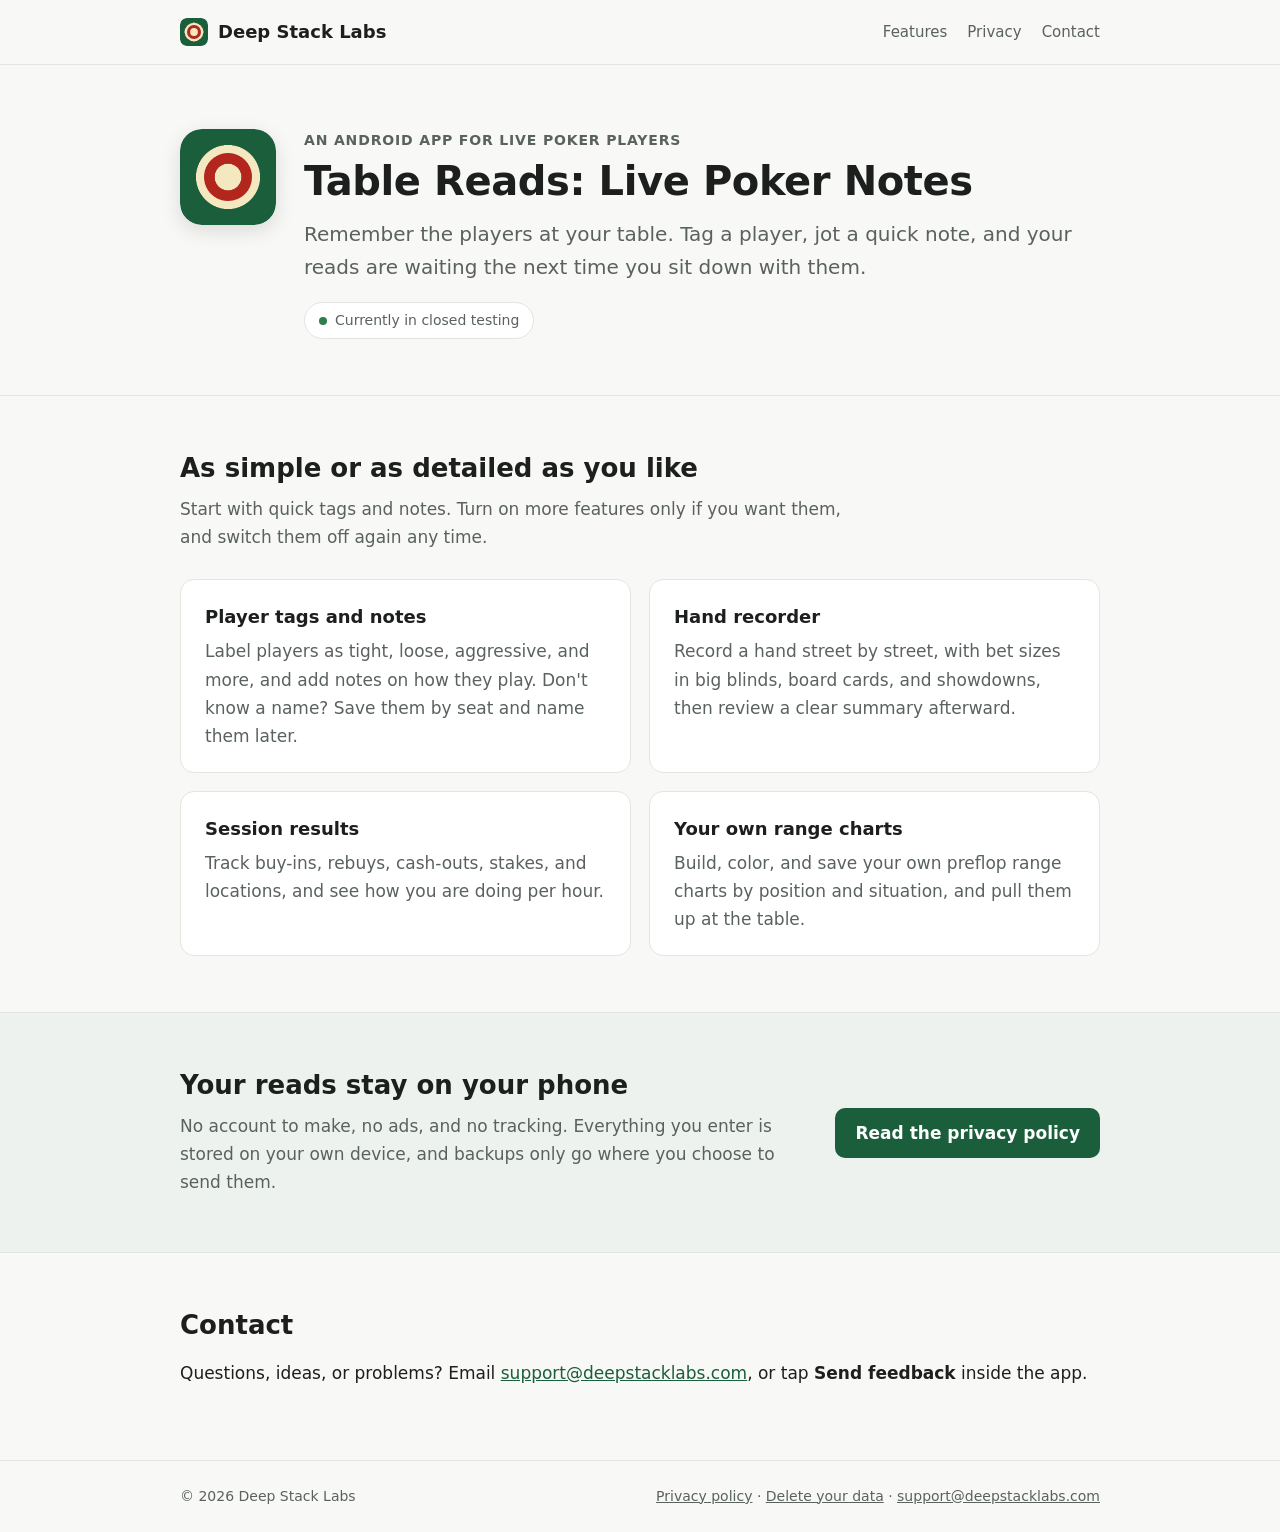
<file: index.html>
<!doctype html>
<html lang="en">
<head>
<meta charset="utf-8">
<meta name="viewport" content="width=device-width, initial-scale=1">
<title>Table Reads: Live Poker Notes · Deep Stack Labs</title>
<meta name="description" content="Deep Stack Labs makes Table Reads: Live Poker Notes, an Android app for keeping notes on the players at your live poker table.">
<link rel="icon" href="/favicon.svg" type="image/svg+xml">
<link rel="icon" href="/favicon.ico" sizes="32x32">
<link rel="apple-touch-icon" href="/apple-touch-icon.png">
<meta name="theme-color" content="#1B5E3B">
<link rel="stylesheet" href="/style.css">
</head>
<body>
<header class="site-header">
  <div class="wrap bar">
    <a class="brand" href="/"><img src="/favicon.svg" alt="" width="28" height="28">Deep Stack Labs</a>
    <nav><a href="/#features">Features</a><a href="/privacy">Privacy</a><a href="/#contact">Contact</a></nav>
  </div>
</header>

<main>
<section class="hero">
  <div class="wrap hero-grid">
    <img class="app-icon" src="/apple-touch-icon.png" alt="Table Reads app icon" width="96" height="96">
    <div>
      <p class="eyebrow">An Android app for live poker players</p>
      <h1>Table Reads: Live Poker Notes</h1>
      <p class="lead">Remember the players at your table. Tag a player, jot a quick note, and your reads are waiting the next time you sit down with them.</p>
      <p class="status"><span class="dot" aria-hidden="true"></span>Currently in closed testing</p>
    </div>
  </div>
</section>

<section id="features" class="section">
  <div class="wrap">
    <h2>As simple or as detailed as you like</h2>
    <p class="muted intro">Start with quick tags and notes. Turn on more features only if you want them, and switch them off again any time.</p>
    <div class="grid">
      <div class="card">
        <h3>Player tags and notes</h3>
        <p>Label players as tight, loose, aggressive, and more, and add notes on how they play. Don't know a name? Save them by seat and name them later.</p>
      </div>
      <div class="card">
        <h3>Hand recorder</h3>
        <p>Record a hand street by street, with bet sizes in big blinds, board cards, and showdowns, then review a clear summary afterward.</p>
      </div>
      <div class="card">
        <h3>Session results</h3>
        <p>Track buy-ins, rebuys, cash-outs, stakes, and locations, and see how you are doing per hour.</p>
      </div>
      <div class="card">
        <h3>Your own range charts</h3>
        <p>Build, color, and save your own preflop range charts by position and situation, and pull them up at the table.</p>
      </div>
    </div>
  </div>
</section>

<section class="section alt">
  <div class="wrap privacy-note">
    <div>
      <h2>Your reads stay on your phone</h2>
      <p>No account to make, no ads, and no tracking. Everything you enter is stored on your own device, and backups only go where you choose to send them.</p>
    </div>
    <a class="button" href="/privacy">Read the privacy policy</a>
  </div>
</section>

<section id="contact" class="section">
  <div class="wrap">
    <h2>Contact</h2>
    <p>Questions, ideas, or problems? Email <a href="mailto:support@deepstacklabs.com">support@deepstacklabs.com</a>, or tap <b>Send feedback</b> inside the app.</p>
  </div>
</section>
</main>

<footer class="site-footer">
  <div class="wrap bar">
    <span>© 2026 Deep Stack Labs</span>
    <span><a href="/privacy">Privacy policy</a> · <a href="/delete-data">Delete your data</a> · <a href="mailto:support@deepstacklabs.com">support@deepstacklabs.com</a></span>
  </div>
</footer>
</body>
</html>
</file>
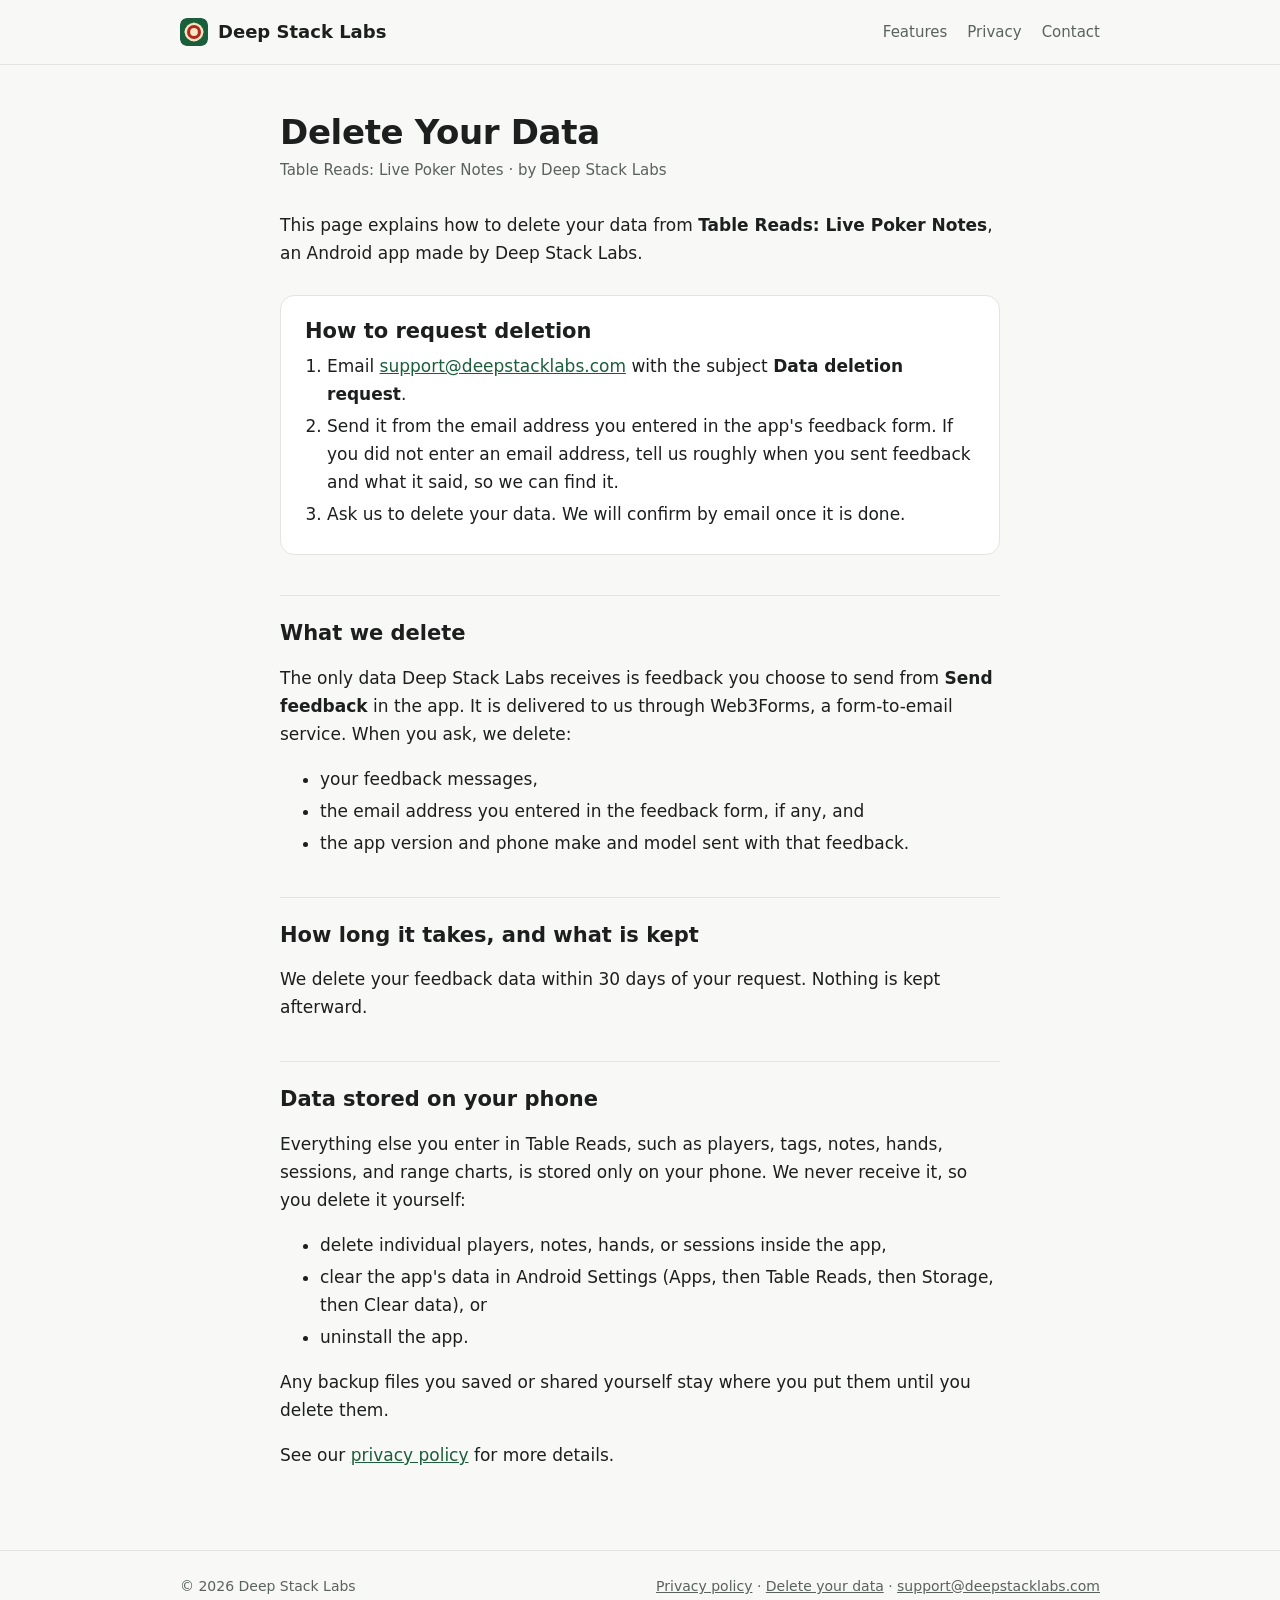
<file: delete-data.html>
<!doctype html>
<html lang="en">
<head>
<meta charset="utf-8">
<meta name="viewport" content="width=device-width, initial-scale=1">
<title>Delete Your Data · Table Reads</title>
<meta name="description" content="How to request deletion of your data from Table Reads: Live Poker Notes, an Android app by Deep Stack Labs.">
<link rel="icon" href="/favicon.svg" type="image/svg+xml">
<link rel="icon" href="/favicon.ico" sizes="32x32">
<link rel="apple-touch-icon" href="/apple-touch-icon.png">
<meta name="theme-color" content="#1B5E3B">
<link rel="stylesheet" href="/style.css">
</head>
<body>
<header class="site-header">
  <div class="wrap bar">
    <a class="brand" href="/"><img src="/favicon.svg" alt="" width="28" height="28">Deep Stack Labs</a>
    <nav><a href="/#features">Features</a><a href="/privacy">Privacy</a><a href="/#contact">Contact</a></nav>
  </div>
</header>

<main class="wrap doc">
<h1>Delete Your Data</h1>
<p class="meta">Table Reads: Live Poker Notes · by Deep Stack Labs</p>

<p>This page explains how to delete your data from <b>Table Reads: Live Poker Notes</b>, an Android app made by Deep Stack Labs.</p>

<div class="card">
  <h2>How to request deletion</h2>
  <ol>
    <li>Email <a href="mailto:support@deepstacklabs.com?subject=Data%20deletion%20request">support@deepstacklabs.com</a> with the subject <b>Data deletion request</b>.</li>
    <li>Send it from the email address you entered in the app's feedback form. If you did not enter an email address, tell us roughly when you sent feedback and what it said, so we can find it.</li>
    <li>Ask us to delete your data. We will confirm by email once it is done.</li>
  </ol>
</div>

<h2>What we delete</h2>
<p>The only data Deep Stack Labs receives is feedback you choose to send from <b>Send feedback</b> in the app. It is delivered to us through Web3Forms, a form-to-email service. When you ask, we delete:</p>
<ul>
  <li>your feedback messages,</li>
  <li>the email address you entered in the feedback form, if any, and</li>
  <li>the app version and phone make and model sent with that feedback.</li>
</ul>

<h2>How long it takes, and what is kept</h2>
<p>We delete your feedback data within 30 days of your request. Nothing is kept afterward.</p>

<h2>Data stored on your phone</h2>
<p>Everything else you enter in Table Reads, such as players, tags, notes, hands, sessions, and range charts, is stored only on your phone. We never receive it, so you delete it yourself:</p>
<ul>
  <li>delete individual players, notes, hands, or sessions inside the app,</li>
  <li>clear the app's data in Android Settings (Apps, then Table Reads, then Storage, then Clear data), or</li>
  <li>uninstall the app.</li>
</ul>
<p>Any backup files you saved or shared yourself stay where you put them until you delete them.</p>

<p>See our <a href="/privacy">privacy policy</a> for more details.</p>
</main>

<footer class="site-footer">
  <div class="wrap bar">
    <span>© 2026 Deep Stack Labs</span>
    <span><a href="/privacy">Privacy policy</a> · <a href="/delete-data">Delete your data</a> · <a href="mailto:support@deepstacklabs.com">support@deepstacklabs.com</a></span>
  </div>
</footer>
</body>
</html>
</file>
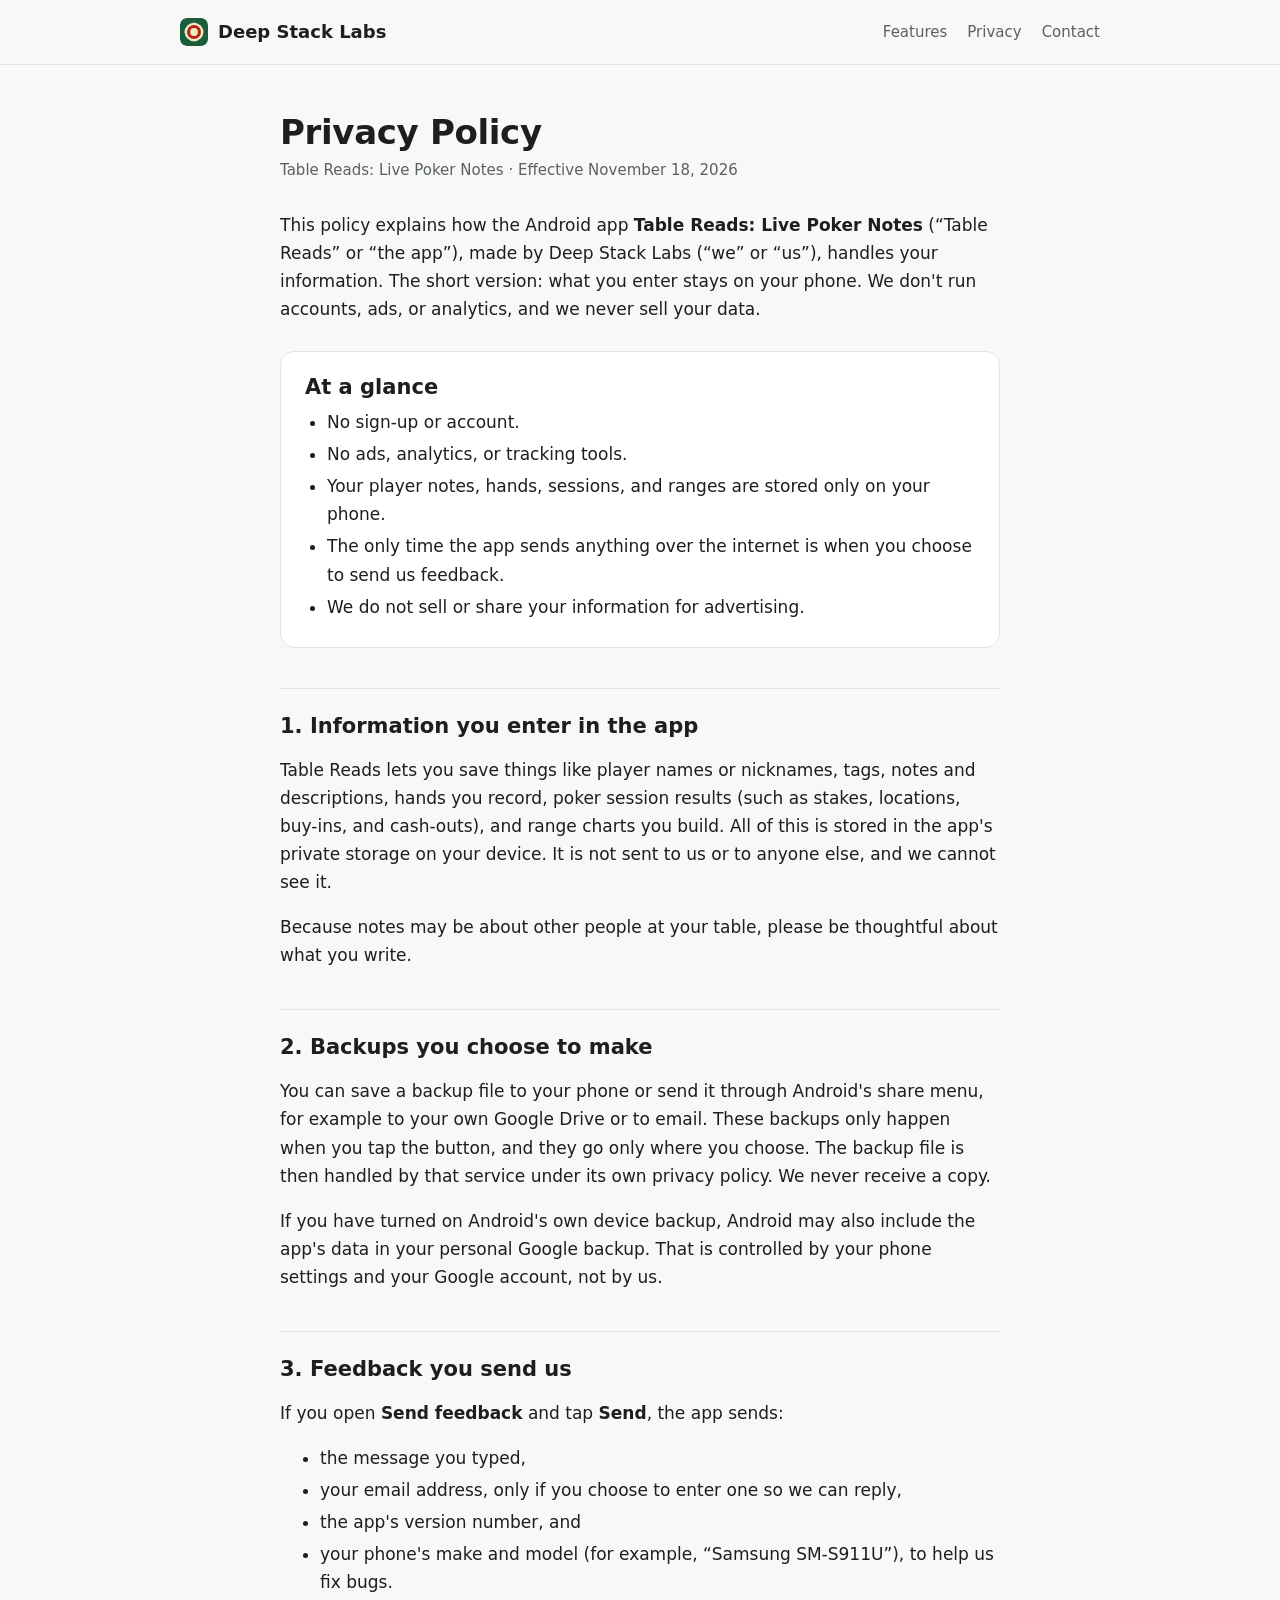
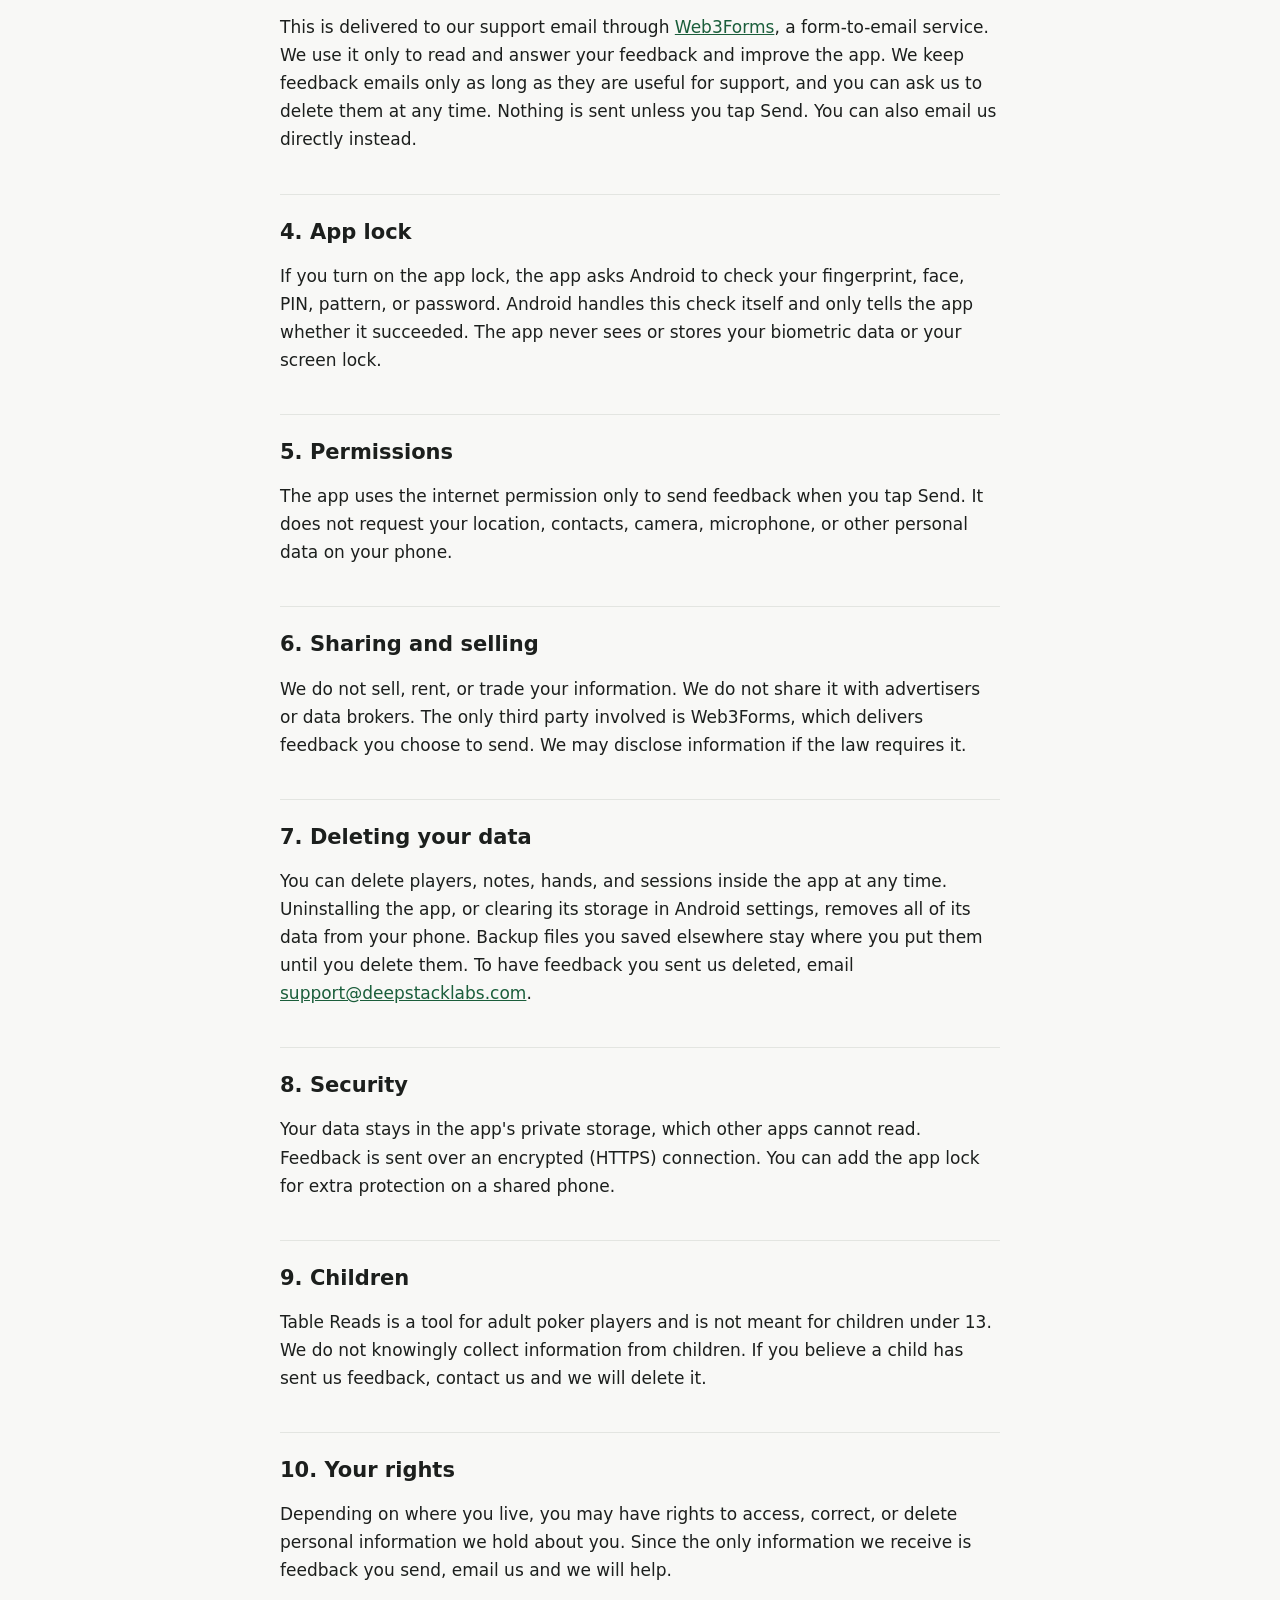
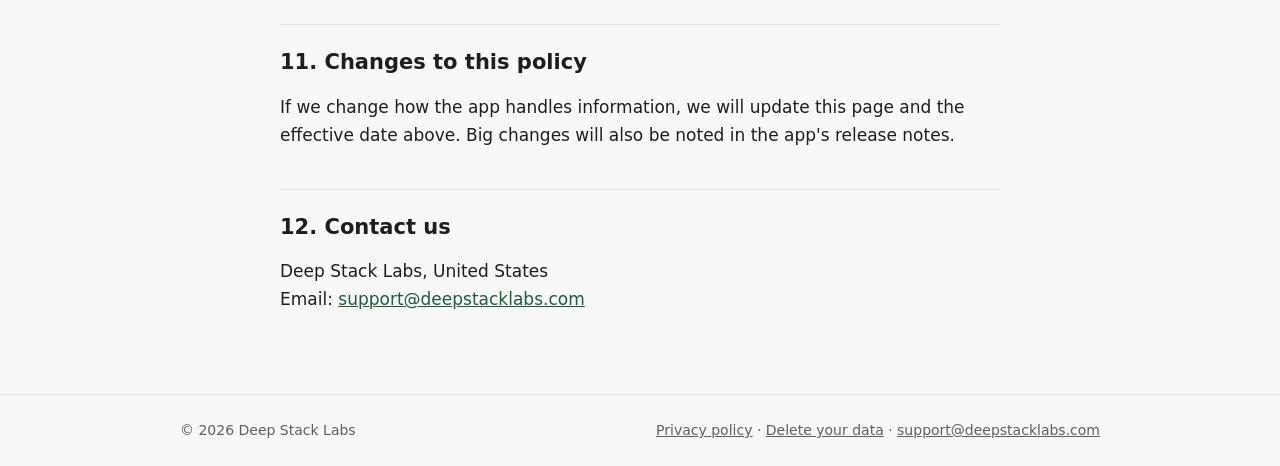
<file: privacy.html>
<!doctype html>
<html lang="en">
<head>
<meta charset="utf-8">
<meta name="viewport" content="width=device-width, initial-scale=1">
<title>Privacy Policy · Table Reads</title>
<meta name="description" content="Privacy policy for Table Reads: Live Poker Notes, an Android app by Deep Stack Labs.">
<link rel="icon" href="/favicon.svg" type="image/svg+xml">
<link rel="icon" href="/favicon.ico" sizes="32x32">
<link rel="apple-touch-icon" href="/apple-touch-icon.png">
<meta name="theme-color" content="#1B5E3B">
<link rel="stylesheet" href="/style.css">
</head>
<body>
<header class="site-header">
  <div class="wrap bar">
    <a class="brand" href="/"><img src="/favicon.svg" alt="" width="28" height="28">Deep Stack Labs</a>
    <nav><a href="/#features">Features</a><a href="/privacy">Privacy</a><a href="/#contact">Contact</a></nav>
  </div>
</header>

<main class="wrap doc">
<h1>Privacy Policy</h1>
<p class="meta">Table Reads: Live Poker Notes · Effective November 18, 2026</p>

<p>This policy explains how the Android app <b>Table Reads: Live Poker Notes</b> (“Table Reads” or “the app”), made by Deep Stack Labs (“we” or “us”), handles your information. The short version: what you enter stays on your phone. We don't run accounts, ads, or analytics, and we never sell your data.</p>

<div class="card">
  <h2>At a glance</h2>
  <ul>
    <li>No sign-up or account.</li>
    <li>No ads, analytics, or tracking tools.</li>
    <li>Your player notes, hands, sessions, and ranges are stored only on your phone.</li>
    <li>The only time the app sends anything over the internet is when you choose to send us feedback.</li>
    <li>We do not sell or share your information for advertising.</li>
  </ul>
</div>

<h2>1. Information you enter in the app</h2>
<p>Table Reads lets you save things like player names or nicknames, tags, notes and descriptions, hands you record, poker session results (such as stakes, locations, buy-ins, and cash-outs), and range charts you build. All of this is stored in the app's private storage on your device. It is not sent to us or to anyone else, and we cannot see it.</p>
<p>Because notes may be about other people at your table, please be thoughtful about what you write.</p>

<h2>2. Backups you choose to make</h2>
<p>You can save a backup file to your phone or send it through Android's share menu, for example to your own Google Drive or to email. These backups only happen when you tap the button, and they go only where you choose. The backup file is then handled by that service under its own privacy policy. We never receive a copy.</p>
<p>If you have turned on Android's own device backup, Android may also include the app's data in your personal Google backup. That is controlled by your phone settings and your Google account, not by us.</p>

<h2>3. Feedback you send us</h2>
<p>If you open <b>Send feedback</b> and tap <b>Send</b>, the app sends:</p>
<ul>
  <li>the message you typed,</li>
  <li>your email address, only if you choose to enter one so we can reply,</li>
  <li>the app's version number, and</li>
  <li>your phone's make and model (for example, “Samsung SM-S911U”), to help us fix bugs.</li>
</ul>
<p>This is delivered to our support email through <a href="https://web3forms.com/privacy" rel="noopener">Web3Forms</a>, a form-to-email service. We use it only to read and answer your feedback and improve the app. We keep feedback emails only as long as they are useful for support, and you can ask us to delete them at any time. Nothing is sent unless you tap Send. You can also email us directly instead.</p>

<h2>4. App lock</h2>
<p>If you turn on the app lock, the app asks Android to check your fingerprint, face, PIN, pattern, or password. Android handles this check itself and only tells the app whether it succeeded. The app never sees or stores your biometric data or your screen lock.</p>

<h2>5. Permissions</h2>
<p>The app uses the internet permission only to send feedback when you tap Send. It does not request your location, contacts, camera, microphone, or other personal data on your phone.</p>

<h2>6. Sharing and selling</h2>
<p>We do not sell, rent, or trade your information. We do not share it with advertisers or data brokers. The only third party involved is Web3Forms, which delivers feedback you choose to send. We may disclose information if the law requires it.</p>

<h2>7. Deleting your data</h2>
<p>You can delete players, notes, hands, and sessions inside the app at any time. Uninstalling the app, or clearing its storage in Android settings, removes all of its data from your phone. Backup files you saved elsewhere stay where you put them until you delete them. To have feedback you sent us deleted, email <a href="mailto:support@deepstacklabs.com">support@deepstacklabs.com</a>.</p>

<h2>8. Security</h2>
<p>Your data stays in the app's private storage, which other apps cannot read. Feedback is sent over an encrypted (HTTPS) connection. You can add the app lock for extra protection on a shared phone.</p>

<h2>9. Children</h2>
<p>Table Reads is a tool for adult poker players and is not meant for children under 13. We do not knowingly collect information from children. If you believe a child has sent us feedback, contact us and we will delete it.</p>

<h2>10. Your rights</h2>
<p>Depending on where you live, you may have rights to access, correct, or delete personal information we hold about you. Since the only information we receive is feedback you send, email us and we will help.</p>

<h2>11. Changes to this policy</h2>
<p>If we change how the app handles information, we will update this page and the effective date above. Big changes will also be noted in the app's release notes.</p>

<h2>12. Contact us</h2>
<p>Deep Stack Labs, United States<br>Email: <a href="mailto:support@deepstacklabs.com">support@deepstacklabs.com</a></p>
</main>

<footer class="site-footer">
  <div class="wrap bar">
    <span>© 2026 Deep Stack Labs</span>
    <span><a href="/privacy">Privacy policy</a> · <a href="/delete-data">Delete your data</a> · <a href="mailto:support@deepstacklabs.com">support@deepstacklabs.com</a></span>
  </div>
</footer>
</body>
</html>
</file>
<file: style.css>
:root{
  --bg:#f8f8f6;--fg:#1c1f1d;--muted:#5a625d;--accent:#1b5e3b;--accent-fg:#fff;
  --card:#fff;--line:#e3e5e1;--alt:#eef2ee;--status:#2e7d4f;
}
@media (prefers-color-scheme:dark){:root{
  --bg:#111413;--fg:#e7eae8;--muted:#a1a9a4;--accent:#5fc28f;--accent-fg:#0d1a13;
  --card:#191d1b;--line:#2b312e;--alt:#161b18;--status:#5fc28f;
}}
*{box-sizing:border-box}
html{scroll-behavior:smooth}
body{margin:0;background:var(--bg);color:var(--fg);font:17px/1.65 system-ui,-apple-system,"Segoe UI",Roboto,Helvetica,Arial,sans-serif;-webkit-font-smoothing:antialiased}
a{color:var(--accent)}
img{max-width:100%}
.wrap{max-width:960px;margin:0 auto;padding:0 20px}
.bar{display:flex;justify-content:space-between;align-items:center;gap:12px;flex-wrap:wrap}

/* header */
.site-header{border-bottom:1px solid var(--line);background:var(--bg);position:sticky;top:0;z-index:10}
.site-header .bar{min-height:64px}
.brand{display:flex;align-items:center;gap:10px;font-weight:700;font-size:18px;color:var(--fg);text-decoration:none}
.brand img{border-radius:7px}
nav{display:flex;gap:20px}
nav a{color:var(--muted);text-decoration:none;font-size:15px}
nav a:hover{color:var(--accent)}

/* hero */
.hero{padding:64px 0 56px}
.hero-grid{display:grid;grid-template-columns:auto 1fr;gap:28px;align-items:start}
.app-icon{border-radius:22px;box-shadow:0 6px 20px rgba(0,0,0,.12)}
.eyebrow{margin:0 0 6px;color:var(--muted);font-size:14px;font-weight:600;letter-spacing:.06em;text-transform:uppercase}
h1{font-size:40px;line-height:1.15;margin:0 0 14px;letter-spacing:-.01em}
.lead{font-size:20px;color:var(--muted);margin:0 0 18px;max-width:40em}
.status{display:inline-flex;align-items:center;gap:8px;margin:0;padding:6px 14px;border:1px solid var(--line);border-radius:999px;background:var(--card);font-size:14px;color:var(--muted)}
.dot{width:8px;height:8px;border-radius:50%;background:var(--status)}

/* sections */
.section{padding:56px 0;border-top:1px solid var(--line)}
.section.alt{background:var(--alt)}
h2{font-size:26px;line-height:1.25;margin:0 0 10px}
h3{font-size:18px;margin:0 0 6px}
.muted{color:var(--muted)}
.intro{margin:0 0 28px;max-width:40em}
.grid{display:grid;grid-template-columns:repeat(2,1fr);gap:18px}
.card{background:var(--card);border:1px solid var(--line);border-radius:14px;padding:22px 24px}
.card p{margin:0;color:var(--muted)}
.privacy-note{display:flex;justify-content:space-between;align-items:center;gap:24px;flex-wrap:wrap}
.privacy-note p{margin:0;max-width:36em;color:var(--muted)}
.button{display:inline-block;padding:11px 20px;border-radius:10px;background:var(--accent);color:var(--accent-fg);text-decoration:none;font-weight:600;white-space:nowrap}
.button:hover{opacity:.9}

/* privacy policy page */
.doc{max-width:760px;padding-top:48px;padding-bottom:64px}
.doc h1{font-size:34px;margin-bottom:6px}
.doc .meta{color:var(--muted);margin:0 0 28px;font-size:15px}
.doc h2{font-size:21px;margin:40px 0 8px;padding-top:24px;border-top:1px solid var(--line)}
.doc .card{margin:28px 0}
.doc .card h2{margin-top:0;padding-top:0;border-top:0}
.doc .card ul,.doc .card ol{margin:0;padding-left:22px}
.doc li{margin:4px 0}

/* footer */
.site-footer{border-top:1px solid var(--line);padding:24px 0;color:var(--muted);font-size:14px}
.site-footer a{color:var(--muted)}
.site-footer a:hover{color:var(--accent)}

@media (max-width:640px){
  nav{gap:14px}
  .hero{padding:40px 0}
  .hero-grid{grid-template-columns:1fr;gap:18px}
  .app-icon{width:72px;height:72px;border-radius:17px}
  h1{font-size:30px}
  .lead{font-size:18px}
  .grid{grid-template-columns:1fr}
  .section{padding:40px 0}
}
</file>
